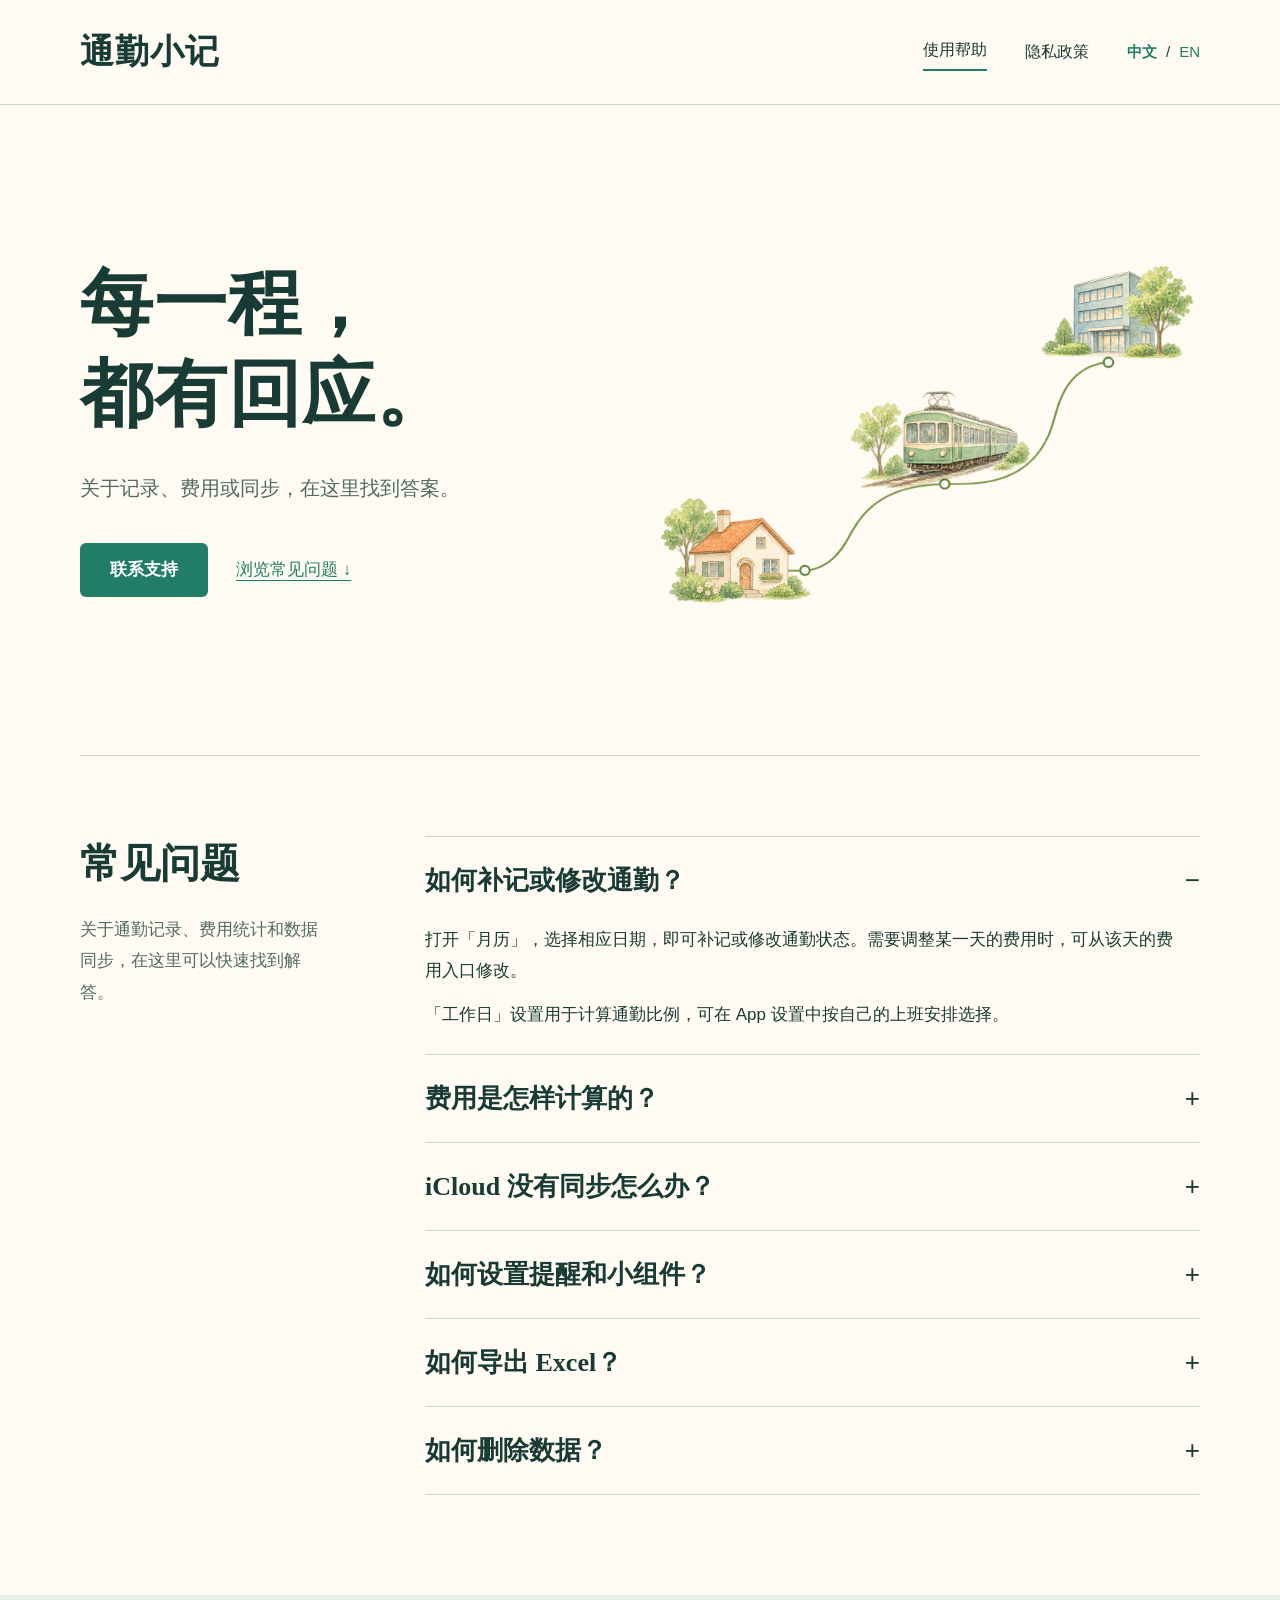
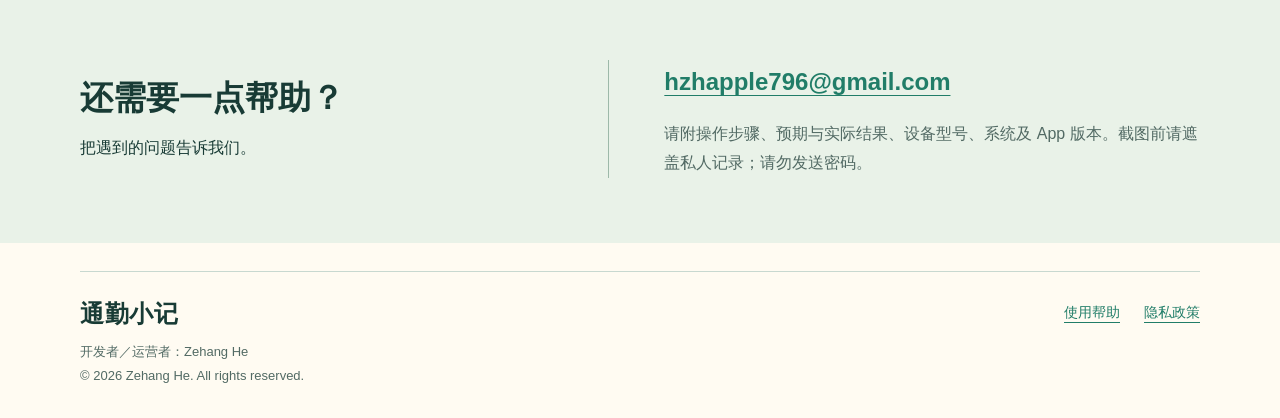
<file: index.html>
<!doctype html><html lang="zh-Hans"><head><meta charset="utf-8"><meta name="viewport" content="width=device-width, initial-scale=1"><meta name="description" content="关于记录、费用或同步，在这里找到答案。"><title>使用帮助 · 通勤小记</title><link rel="stylesheet" href="styles.css"></head><body class="zh"><a class="skip" href="#main">跳到正文</a><header class="site-header"><div class="wrap header-inner"><a class="brand" href="support.html">通勤小记</a><nav class="site-nav" aria-label="主导航"><a href="support.html" aria-current="page">使用帮助</a><a href="privacy.html" >隐私政策</a><span class="language"><a href="support.html" lang="zh-Hans" aria-current="page">中文</a><span aria-hidden="true">/</span><a href="support-en.html" lang="en" >EN</a></span></nav></div></header><main id="main"><div class="wrap"><section class="hero"><div><h1>每一程，<br>都有回应。</h1><p>关于记录、费用或同步，在这里找到答案。</p><div class="actions"><a class="button" href="mailto:hzhapple796@gmail.com">联系支持</a><a href="#questions">浏览常见问题 ↓</a></div></div><img class="hero-art" src="assets/commute-route.png" width="1440" height="1080" alt="" fetchpriority="high"></section><section class="faq-layout" id="questions"><div class="section-intro"><h2>常见问题</h2><p>关于通勤记录、费用统计和数据同步，在这里可以快速找到解答。</p></div><div class="faq-list"><details open><summary>如何补记或修改通勤？</summary><div class="answer"><p>打开「月历」，选择相应日期，即可补记或修改通勤状态。需要调整某一天的费用时，可从该天的费用入口修改。</p><p>「工作日」设置用于计算通勤比例，可在 App 设置中按自己的上班安排选择。</p></div></details><details ><summary>费用是怎样计算的？</summary><div class="answer"><p>费用为估算值，并非交通服务商账单。App 支持公共交通票价、月票、燃油车和电动车费用模型，可在月历的费用入口配置。</p><p>公共交通、燃油车和电动车模式下，单日费用会替换当天默认费用；月票模式下，单日填写的是月票外支出，会加在月票价格上。修改前请核对所选月份和币种。</p></div></details><details ><summary>iCloud 没有同步怎么办？</summary><div class="answer"><p>iCloud 同步是可选功能。请检查两台设备是否使用同一 Apple 账户、均已在 App 设置中开启同步，并确认 iCloud 可用、储存空间充足、网络正常。</p><p>离线修改会在条件允许时继续同步。关闭同步不会删除云端数据。排查期间请先保留 App 和本机记录，避免直接卸载；如问题持续，请附同步状态或错误提示联系支持，不要发送 Apple 账户密码。</p></div></details><details ><summary>如何设置提醒和小组件？</summary><div class="answer"><p>在 App 设置中选择提醒时间，并开启工作日提醒；系统询问时允许通知。如果未收到提醒，请检查 iOS 通知权限、专注模式和通知摘要等系统设置。</p><p>小组件可从 iPhone 主屏幕的小组件图库添加。小组件和 App 共享当天记录；系统决定其刷新时机，展示可能不会立即更新。</p></div></details><details ><summary>如何导出 Excel？</summary><div class="answer"><p>打开 App「设置」，选择 Excel 导出，再通过系统分享面板保存到「文件」或发送到你选择的接收方。</p><p>导出的文件可能包含通勤日期、状态和费用等信息。请自行选择可信的保存位置和接收方；导出副本不会随 App 内删除自动清除。</p></div></details><details ><summary>如何删除数据？</summary><div class="answer"><p>可从 App 设置中的数据删除入口操作。需要保留副本时，请先导出 Excel；已删除的数据无法承诺恢复。</p><p>开启 iCloud 同步时，删除变更会排队传递至云端和其他设备，完成同步需要可用的网络与 iCloud 账户。关闭同步或卸载 App，不等于删除云端数据。更多说明见隐私政策。</p></div></details></div></section></div><section class="contact-band" id="contact"><div class="wrap contact-inner"><div><h2>还需要一点帮助？</h2><p>把遇到的问题告诉我们。</p></div><div class="contact-address"><a class="email" href="mailto:hzhapple796@gmail.com">hzhapple796@gmail.com</a><p>请附操作步骤、预期与实际结果、设备型号、系统及 App 版本。截图前请遮盖私人记录；请勿发送密码。</p></div></div></section></main><div class="wrap"><footer class="site-footer"><div><a class="brand" href="support.html">通勤小记</a><p class="draft-note">开发者／运营者：Zehang He<br>© 2026 Zehang He. All rights reserved.</p></div><nav class="footer-links"><a href="support.html">使用帮助</a><a href="privacy.html">隐私政策</a></nav></footer></div></body></html>
</file>
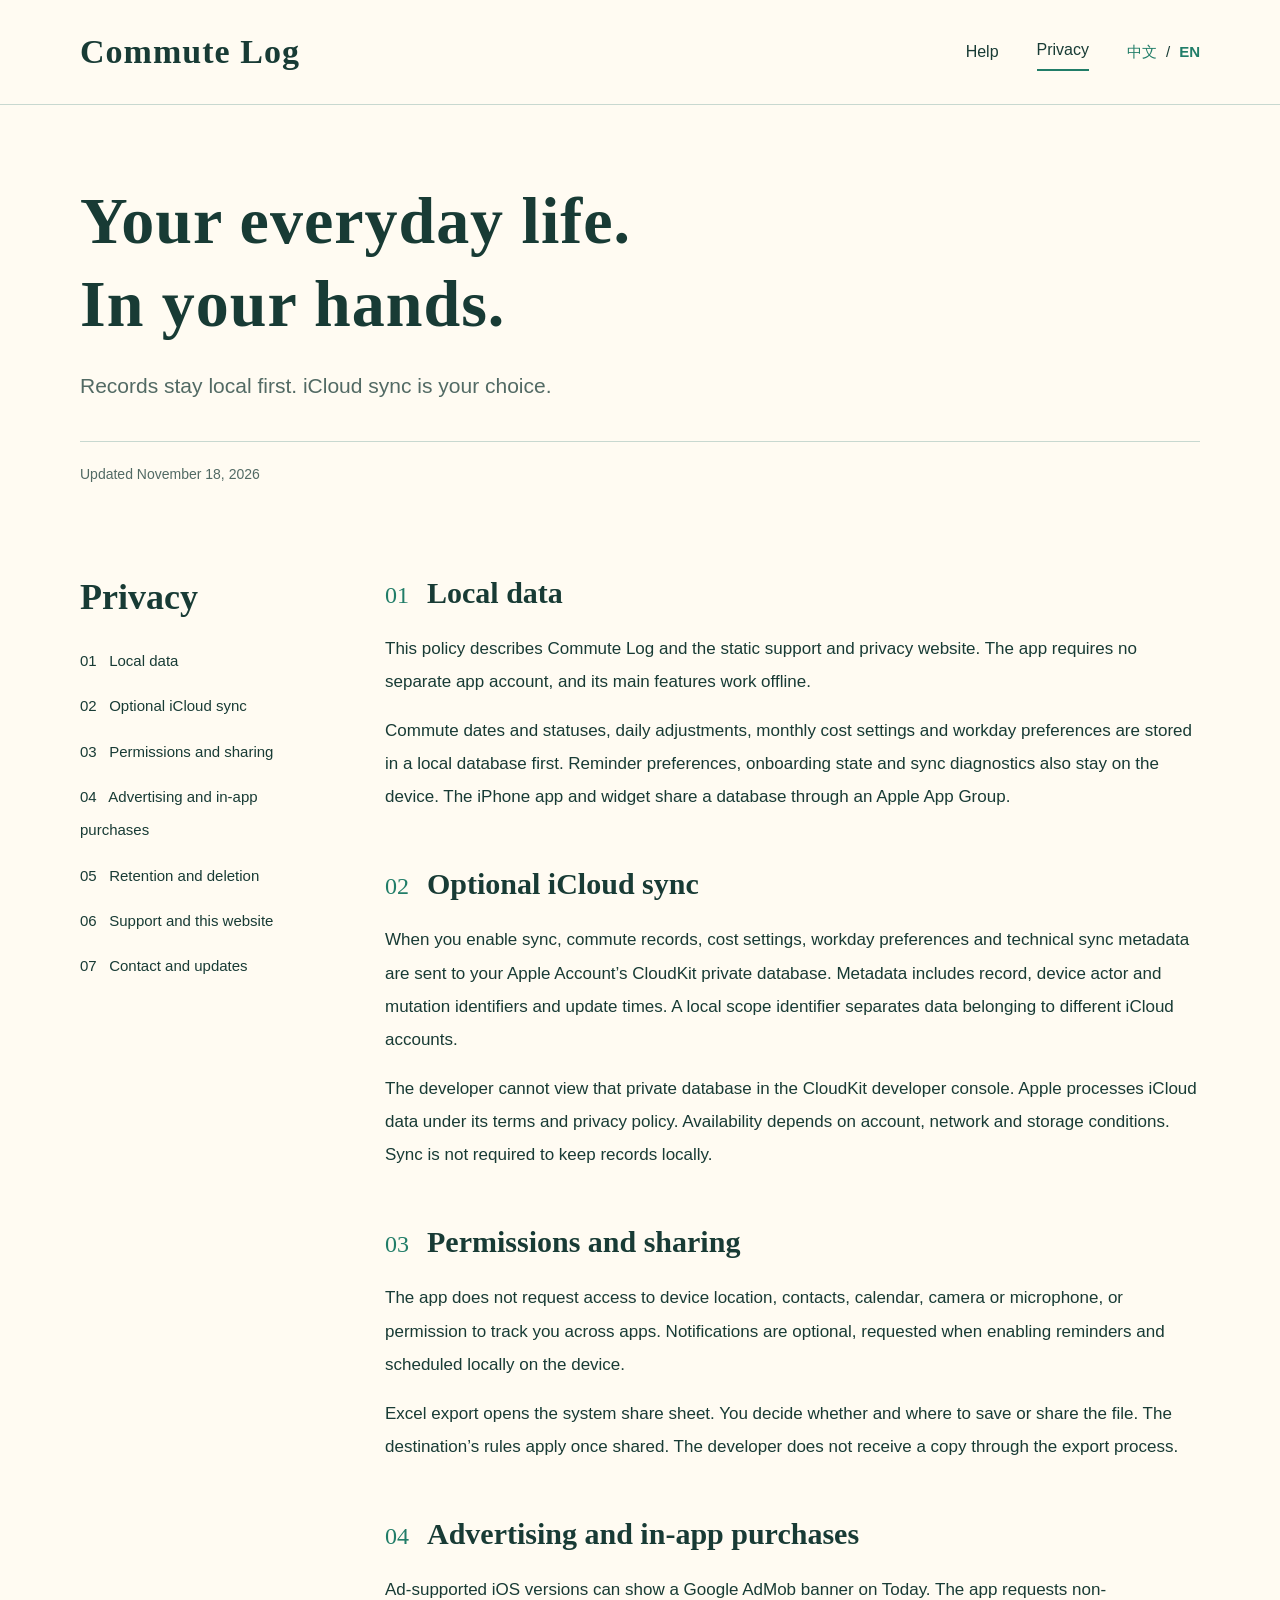
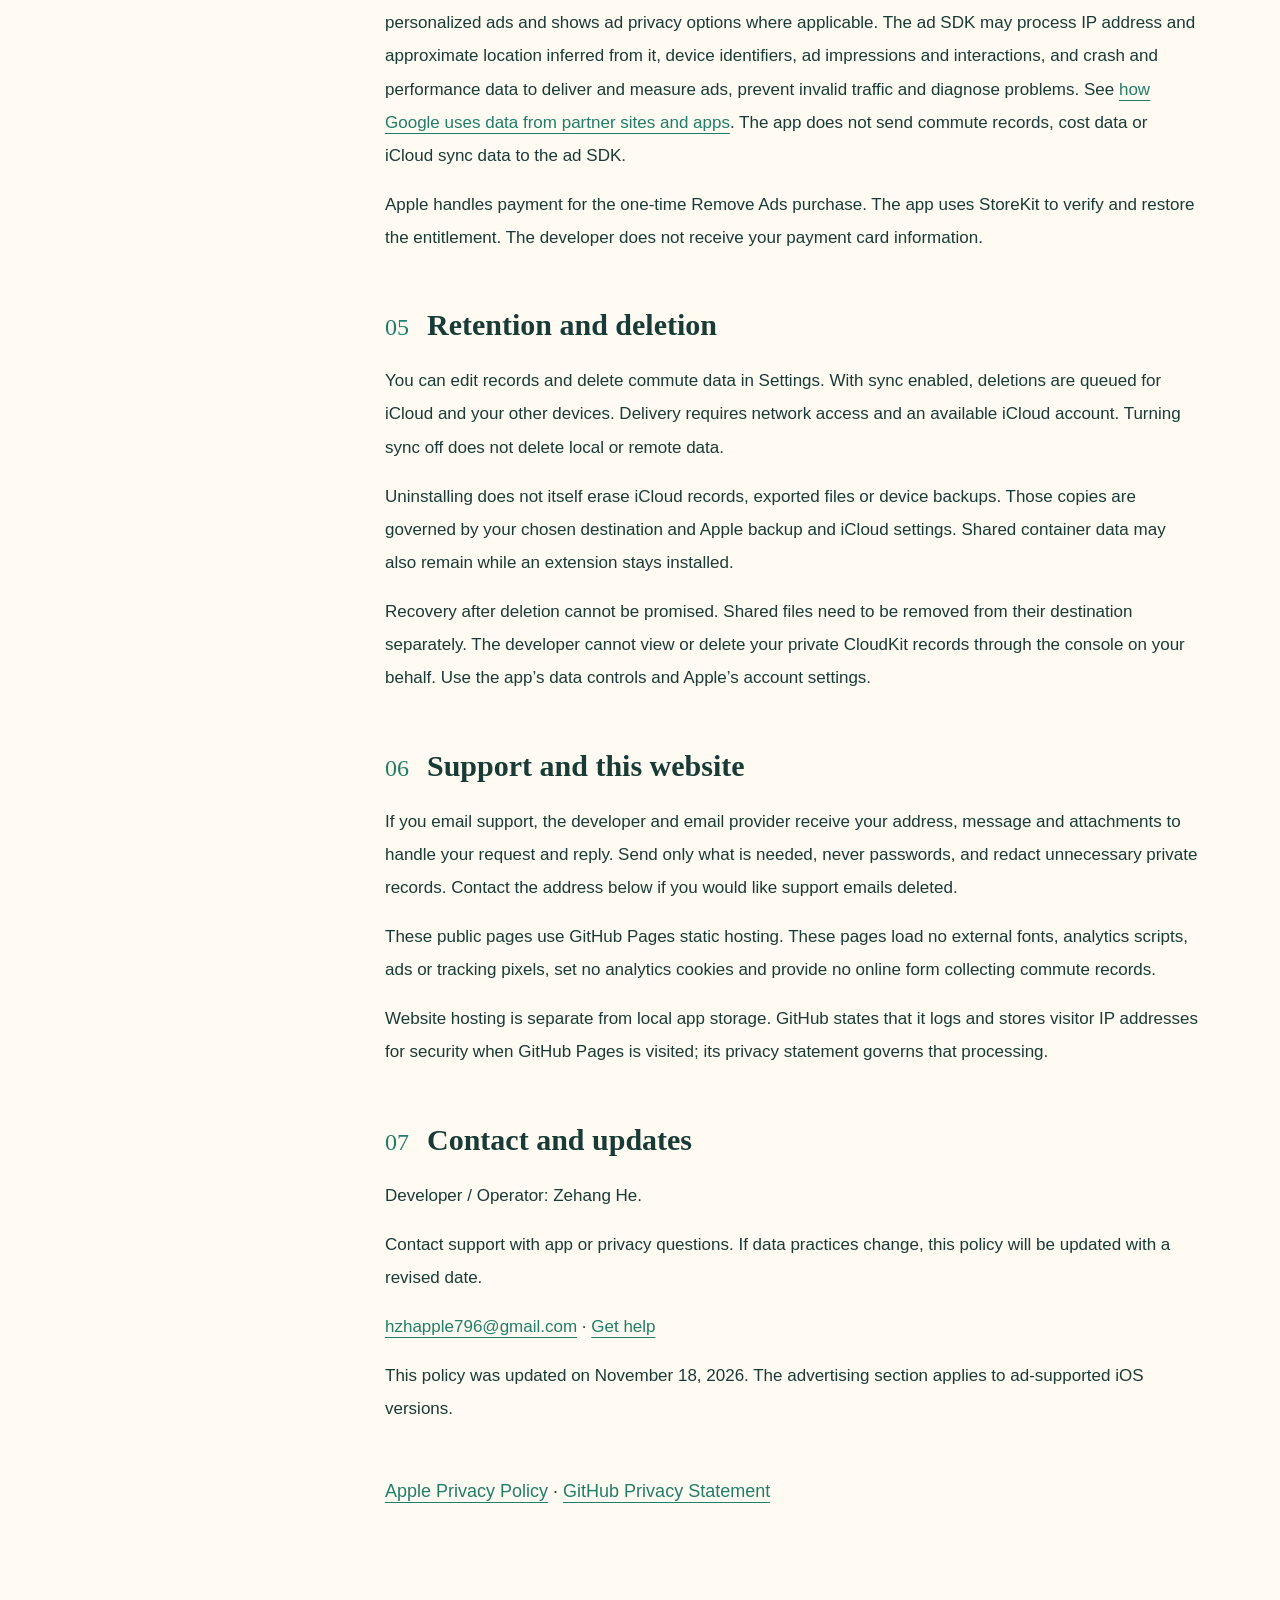
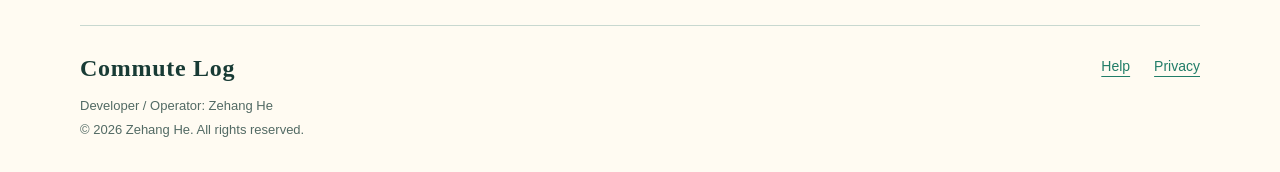
<file: privacy-en.html>
<!doctype html><html lang="en"><head><meta charset="utf-8"><meta name="viewport" content="width=device-width, initial-scale=1"><meta name="description" content="Records stay local first. iCloud sync is your choice."><title>Privacy · Commute Log</title><link rel="stylesheet" href="styles.css"></head><body class="en"><a class="skip" href="#main">Skip to content</a><header class="site-header"><div class="wrap header-inner"><a class="brand" href="support-en.html">Commute Log</a><nav class="site-nav" aria-label="Main navigation"><a href="support-en.html" >Help</a><a href="privacy-en.html" aria-current="page">Privacy</a><span class="language"><a href="privacy.html" lang="zh-Hans" >中文</a><span aria-hidden="true">/</span><a href="privacy-en.html" lang="en" aria-current="page">EN</a></span></nav></div></header><main id="main" class="wrap"><section class="policy-hero"><h1>Your everyday life.<br>In your hands.</h1><p class="lead">Records stay local first. iCloud sync is your choice.</p><p class="updated">Updated November 18, 2026</p></section><div class="policy-layout"><aside class="contents"><h2>Privacy</h2><nav aria-label="Policy contents"><ol><li><a href="#section-1">01 &nbsp; Local data</a></li><li><a href="#section-2">02 &nbsp; Optional iCloud sync</a></li><li><a href="#section-3">03 &nbsp; Permissions and sharing</a></li><li><a href="#section-4">04 &nbsp; Advertising and in-app purchases</a></li><li><a href="#section-5">05 &nbsp; Retention and deletion</a></li><li><a href="#section-6">06 &nbsp; Support and this website</a></li><li><a href="#section-7">07 &nbsp; Contact and updates</a></li></ol></nav></aside><article><section class="policy-section" id="section-1"><h2><span class="number">01</span>Local data</h2><p>This policy describes Commute Log and the static support and privacy website. The app requires no separate app account, and its main features work offline.</p><p>Commute dates and statuses, daily adjustments, monthly cost settings and workday preferences are stored in a local database first. Reminder preferences, onboarding state and sync diagnostics also stay on the device. The iPhone app and widget share a database through an Apple App Group.</p></section><section class="policy-section" id="section-2"><h2><span class="number">02</span>Optional iCloud sync</h2><p>When you enable sync, commute records, cost settings, workday preferences and technical sync metadata are sent to your Apple Account’s CloudKit private database. Metadata includes record, device actor and mutation identifiers and update times. A local scope identifier separates data belonging to different iCloud accounts.</p><p>The developer cannot view that private database in the CloudKit developer console. Apple processes iCloud data under its terms and privacy policy. Availability depends on account, network and storage conditions. Sync is not required to keep records locally.</p></section><section class="policy-section" id="section-3"><h2><span class="number">03</span>Permissions and sharing</h2><p>The app does not request access to device location, contacts, calendar, camera or microphone, or permission to track you across apps. Notifications are optional, requested when enabling reminders and scheduled locally on the device.</p><p>Excel export opens the system share sheet. You decide whether and where to save or share the file. The destination’s rules apply once shared. The developer does not receive a copy through the export process.</p></section><section class="policy-section" id="section-4"><h2><span class="number">04</span>Advertising and in-app purchases</h2><p>Ad-supported iOS versions can show a Google AdMob banner on Today. The app requests non-personalized ads and shows ad privacy options where applicable. The ad SDK may process IP address and approximate location inferred from it, device identifiers, ad impressions and interactions, and crash and performance data to deliver and measure ads, prevent invalid traffic and diagnose problems. See <a href="https://policies.google.com/technologies/partner-sites">how Google uses data from partner sites and apps</a>. The app does not send commute records, cost data or iCloud sync data to the ad SDK.</p><p>Apple handles payment for the one-time Remove Ads purchase. The app uses StoreKit to verify and restore the entitlement. The developer does not receive your payment card information.</p></section><section class="policy-section" id="section-5"><h2><span class="number">05</span>Retention and deletion</h2><p>You can edit records and delete commute data in Settings. With sync enabled, deletions are queued for iCloud and your other devices. Delivery requires network access and an available iCloud account. Turning sync off does not delete local or remote data.</p><p>Uninstalling does not itself erase iCloud records, exported files or device backups. Those copies are governed by your chosen destination and Apple backup and iCloud settings. Shared container data may also remain while an extension stays installed.</p><p>Recovery after deletion cannot be promised. Shared files need to be removed from their destination separately. The developer cannot view or delete your private CloudKit records through the console on your behalf. Use the app’s data controls and Apple’s account settings.</p></section><section class="policy-section" id="section-6"><h2><span class="number">06</span>Support and this website</h2><p>If you email support, the developer and email provider receive your address, message and attachments to handle your request and reply. Send only what is needed, never passwords, and redact unnecessary private records. Contact the address below if you would like support emails deleted.</p><p>These public pages use GitHub Pages static hosting. These pages load no external fonts, analytics scripts, ads or tracking pixels, set no analytics cookies and provide no online form collecting commute records.</p><p>Website hosting is separate from local app storage. GitHub states that it logs and stores visitor IP addresses for security when GitHub Pages is visited; its privacy statement governs that processing.</p></section><section class="policy-section" id="section-7"><h2><span class="number">07</span>Contact and updates</h2><p>Developer / Operator: Zehang He.</p><p>Contact support with app or privacy questions. If data practices change, this policy will be updated with a revised date.</p><p><a href="mailto:hzhapple796@gmail.com">hzhapple796@gmail.com</a> · <a href="support-en.html">Get help</a></p><p>This policy was updated on November 18, 2026. The advertising section applies to ad-supported iOS versions.</p></section><p><a href="https://www.apple.com/legal/privacy/">Apple Privacy Policy</a> · <a href="https://docs.github.com/en/site-policy/privacy-policies/github-general-privacy-statement">GitHub Privacy Statement</a></p></article></div></main><div class="wrap"><footer class="site-footer"><div><a class="brand" href="support-en.html">Commute Log</a><p class="draft-note">Developer / Operator: Zehang He<br>© 2026 Zehang He. All rights reserved.</p></div><nav class="footer-links"><a href="support-en.html">Help</a><a href="privacy-en.html">Privacy</a></nav></footer></div></body></html>
</file>
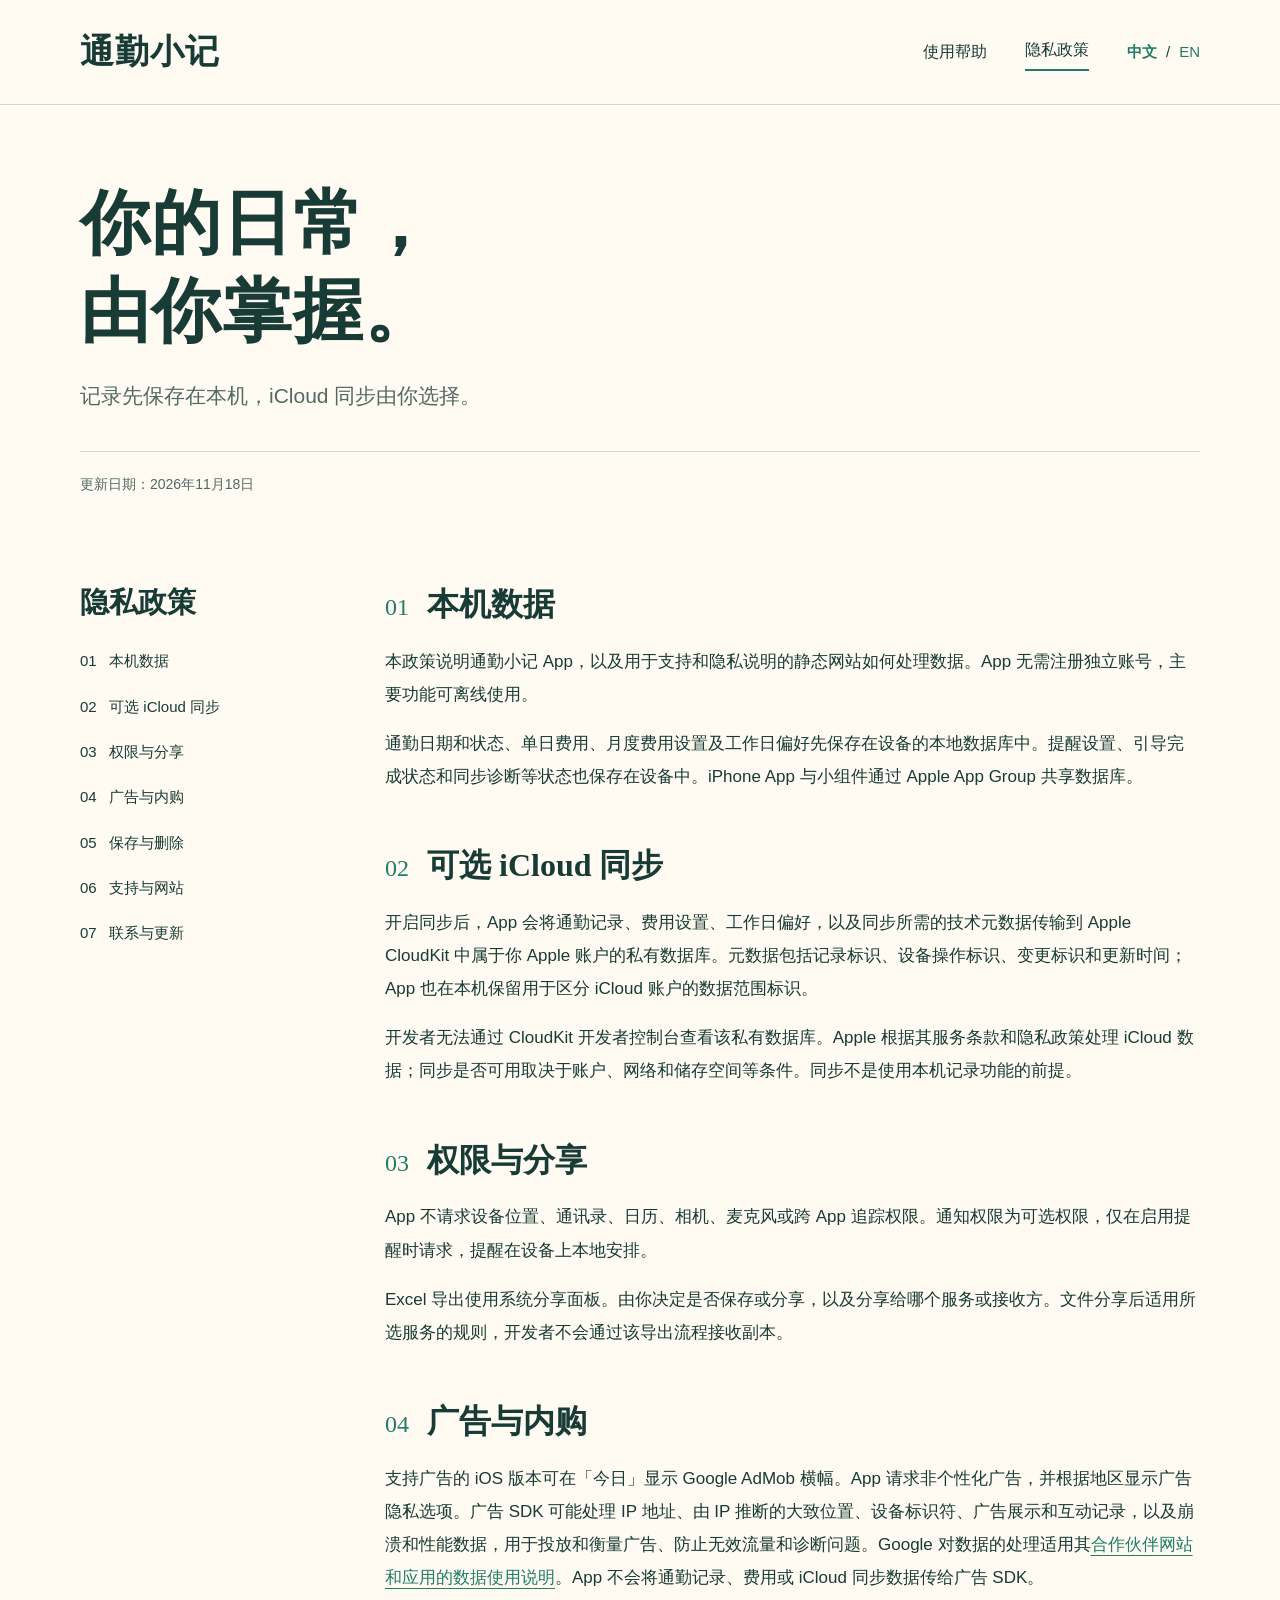
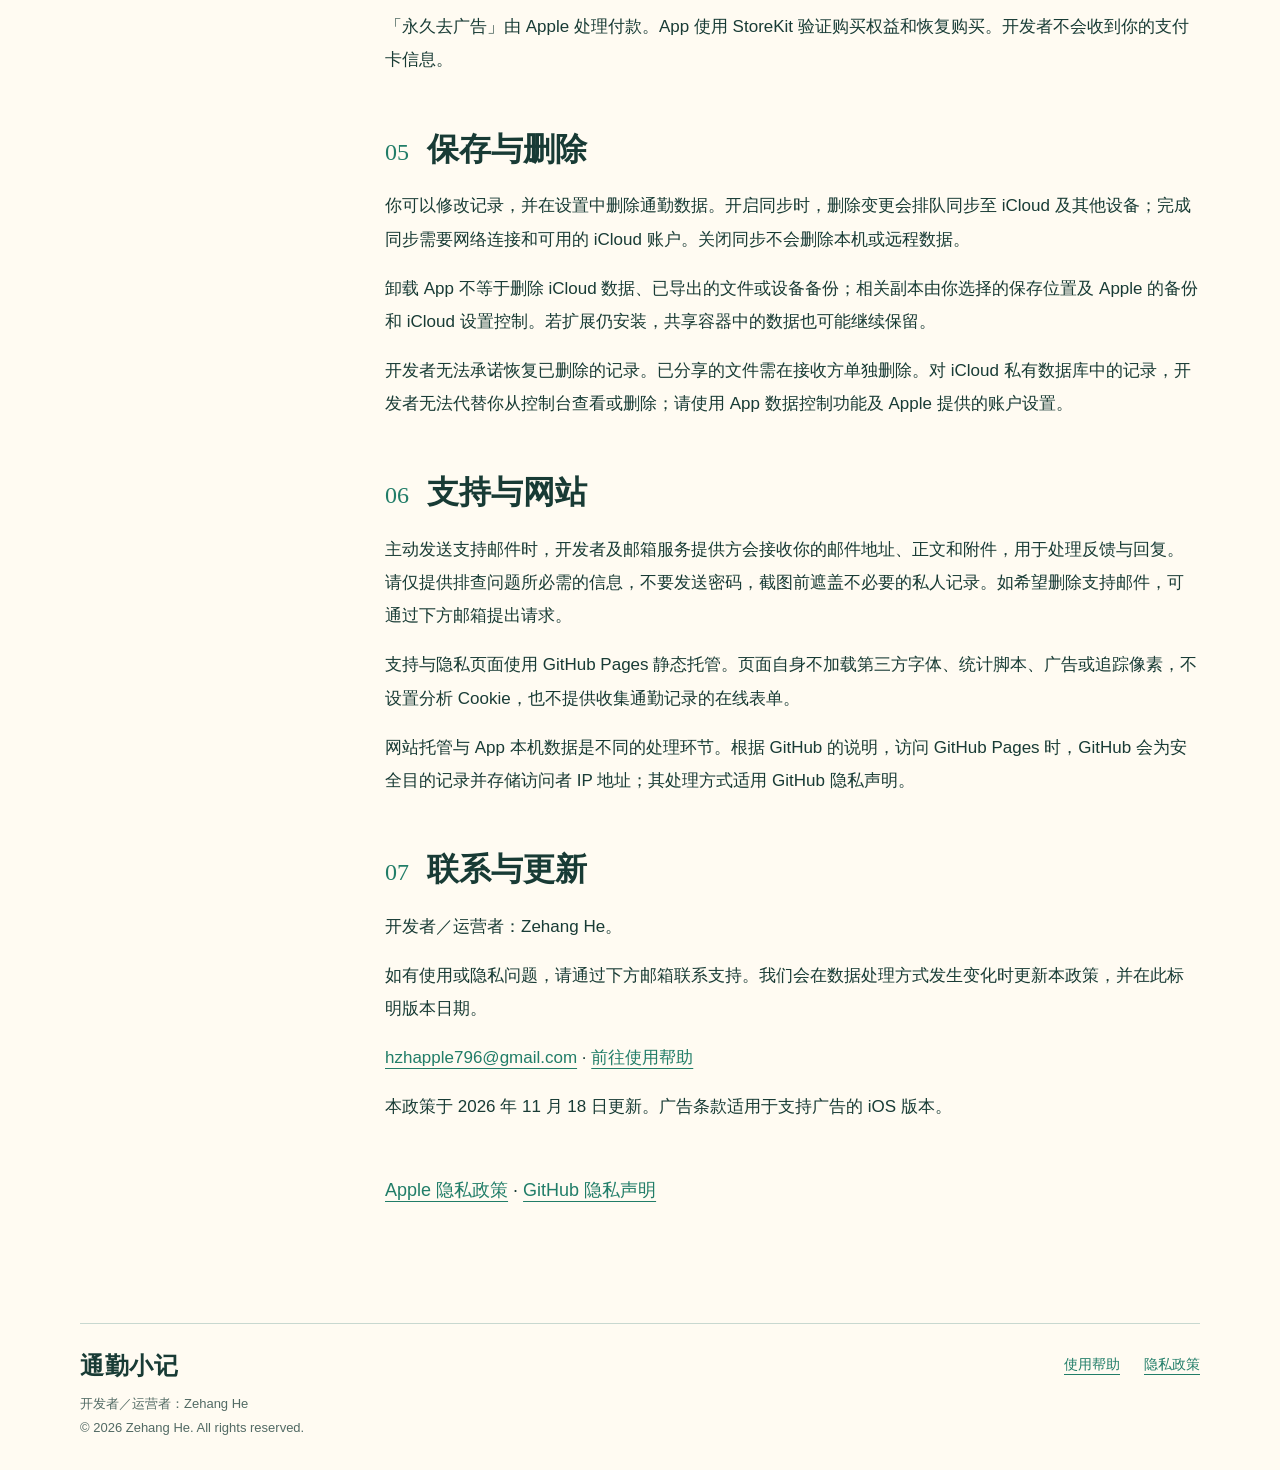
<file: privacy.html>
<!doctype html><html lang="zh-Hans"><head><meta charset="utf-8"><meta name="viewport" content="width=device-width, initial-scale=1"><meta name="description" content="记录先保存在本机，iCloud 同步由你选择。"><title>隐私政策 · 通勤小记</title><link rel="stylesheet" href="styles.css"></head><body class="zh"><a class="skip" href="#main">跳到正文</a><header class="site-header"><div class="wrap header-inner"><a class="brand" href="support.html">通勤小记</a><nav class="site-nav" aria-label="主导航"><a href="support.html" >使用帮助</a><a href="privacy.html" aria-current="page">隐私政策</a><span class="language"><a href="privacy.html" lang="zh-Hans" aria-current="page">中文</a><span aria-hidden="true">/</span><a href="privacy-en.html" lang="en" >EN</a></span></nav></div></header><main id="main" class="wrap"><section class="policy-hero"><h1>你的日常，<br>由你掌握。</h1><p class="lead">记录先保存在本机，iCloud 同步由你选择。</p><p class="updated">更新日期：2026年11月18日</p></section><div class="policy-layout"><aside class="contents"><h2>隐私政策</h2><nav aria-label="政策目录"><ol><li><a href="#section-1">01 &nbsp; 本机数据</a></li><li><a href="#section-2">02 &nbsp; 可选 iCloud 同步</a></li><li><a href="#section-3">03 &nbsp; 权限与分享</a></li><li><a href="#section-4">04 &nbsp; 广告与内购</a></li><li><a href="#section-5">05 &nbsp; 保存与删除</a></li><li><a href="#section-6">06 &nbsp; 支持与网站</a></li><li><a href="#section-7">07 &nbsp; 联系与更新</a></li></ol></nav></aside><article><section class="policy-section" id="section-1"><h2><span class="number">01</span>本机数据</h2><p>本政策说明通勤小记 App，以及用于支持和隐私说明的静态网站如何处理数据。App 无需注册独立账号，主要功能可离线使用。</p><p>通勤日期和状态、单日费用、月度费用设置及工作日偏好先保存在设备的本地数据库中。提醒设置、引导完成状态和同步诊断等状态也保存在设备中。iPhone App 与小组件通过 Apple App Group 共享数据库。</p></section><section class="policy-section" id="section-2"><h2><span class="number">02</span>可选 iCloud 同步</h2><p>开启同步后，App 会将通勤记录、费用设置、工作日偏好，以及同步所需的技术元数据传输到 Apple CloudKit 中属于你 Apple 账户的私有数据库。元数据包括记录标识、设备操作标识、变更标识和更新时间；App 也在本机保留用于区分 iCloud 账户的数据范围标识。</p><p>开发者无法通过 CloudKit 开发者控制台查看该私有数据库。Apple 根据其服务条款和隐私政策处理 iCloud 数据；同步是否可用取决于账户、网络和储存空间等条件。同步不是使用本机记录功能的前提。</p></section><section class="policy-section" id="section-3"><h2><span class="number">03</span>权限与分享</h2><p>App 不请求设备位置、通讯录、日历、相机、麦克风或跨 App 追踪权限。通知权限为可选权限，仅在启用提醒时请求，提醒在设备上本地安排。</p><p>Excel 导出使用系统分享面板。由你决定是否保存或分享，以及分享给哪个服务或接收方。文件分享后适用所选服务的规则，开发者不会通过该导出流程接收副本。</p></section><section class="policy-section" id="section-4"><h2><span class="number">04</span>广告与内购</h2><p>支持广告的 iOS 版本可在「今日」显示 Google AdMob 横幅。App 请求非个性化广告，并根据地区显示广告隐私选项。广告 SDK 可能处理 IP 地址、由 IP 推断的大致位置、设备标识符、广告展示和互动记录，以及崩溃和性能数据，用于投放和衡量广告、防止无效流量和诊断问题。Google 对数据的处理适用其<a href="https://policies.google.com/technologies/partner-sites?hl=zh-CN">合作伙伴网站和应用的数据使用说明</a>。App 不会将通勤记录、费用或 iCloud 同步数据传给广告 SDK。</p><p>「永久去广告」由 Apple 处理付款。App 使用 StoreKit 验证购买权益和恢复购买。开发者不会收到你的支付卡信息。</p></section><section class="policy-section" id="section-5"><h2><span class="number">05</span>保存与删除</h2><p>你可以修改记录，并在设置中删除通勤数据。开启同步时，删除变更会排队同步至 iCloud 及其他设备；完成同步需要网络连接和可用的 iCloud 账户。关闭同步不会删除本机或远程数据。</p><p>卸载 App 不等于删除 iCloud 数据、已导出的文件或设备备份；相关副本由你选择的保存位置及 Apple 的备份和 iCloud 设置控制。若扩展仍安装，共享容器中的数据也可能继续保留。</p><p>开发者无法承诺恢复已删除的记录。已分享的文件需在接收方单独删除。对 iCloud 私有数据库中的记录，开发者无法代替你从控制台查看或删除；请使用 App 数据控制功能及 Apple 提供的账户设置。</p></section><section class="policy-section" id="section-6"><h2><span class="number">06</span>支持与网站</h2><p>主动发送支持邮件时，开发者及邮箱服务提供方会接收你的邮件地址、正文和附件，用于处理反馈与回复。请仅提供排查问题所必需的信息，不要发送密码，截图前遮盖不必要的私人记录。如希望删除支持邮件，可通过下方邮箱提出请求。</p><p>支持与隐私页面使用 GitHub Pages 静态托管。页面自身不加载第三方字体、统计脚本、广告或追踪像素，不设置分析 Cookie，也不提供收集通勤记录的在线表单。</p><p>网站托管与 App 本机数据是不同的处理环节。根据 GitHub 的说明，访问 GitHub Pages 时，GitHub 会为安全目的记录并存储访问者 IP 地址；其处理方式适用 GitHub 隐私声明。</p></section><section class="policy-section" id="section-7"><h2><span class="number">07</span>联系与更新</h2><p>开发者／运营者：Zehang He。</p><p>如有使用或隐私问题，请通过下方邮箱联系支持。我们会在数据处理方式发生变化时更新本政策，并在此标明版本日期。</p><p><a href="mailto:hzhapple796@gmail.com">hzhapple796@gmail.com</a> · <a href="support.html">前往使用帮助</a></p><p>本政策于 2026 年 11 月 18 日更新。广告条款适用于支持广告的 iOS 版本。</p></section><p><a href="https://www.apple.com/legal/privacy/">Apple 隐私政策</a> · <a href="https://docs.github.com/en/site-policy/privacy-policies/github-general-privacy-statement">GitHub 隐私声明</a></p></article></div></main><div class="wrap"><footer class="site-footer"><div><a class="brand" href="support.html">通勤小记</a><p class="draft-note">开发者／运营者：Zehang He<br>© 2026 Zehang He. All rights reserved.</p></div><nav class="footer-links"><a href="support.html">使用帮助</a><a href="privacy.html">隐私政策</a></nav></footer></div></body></html>
</file>
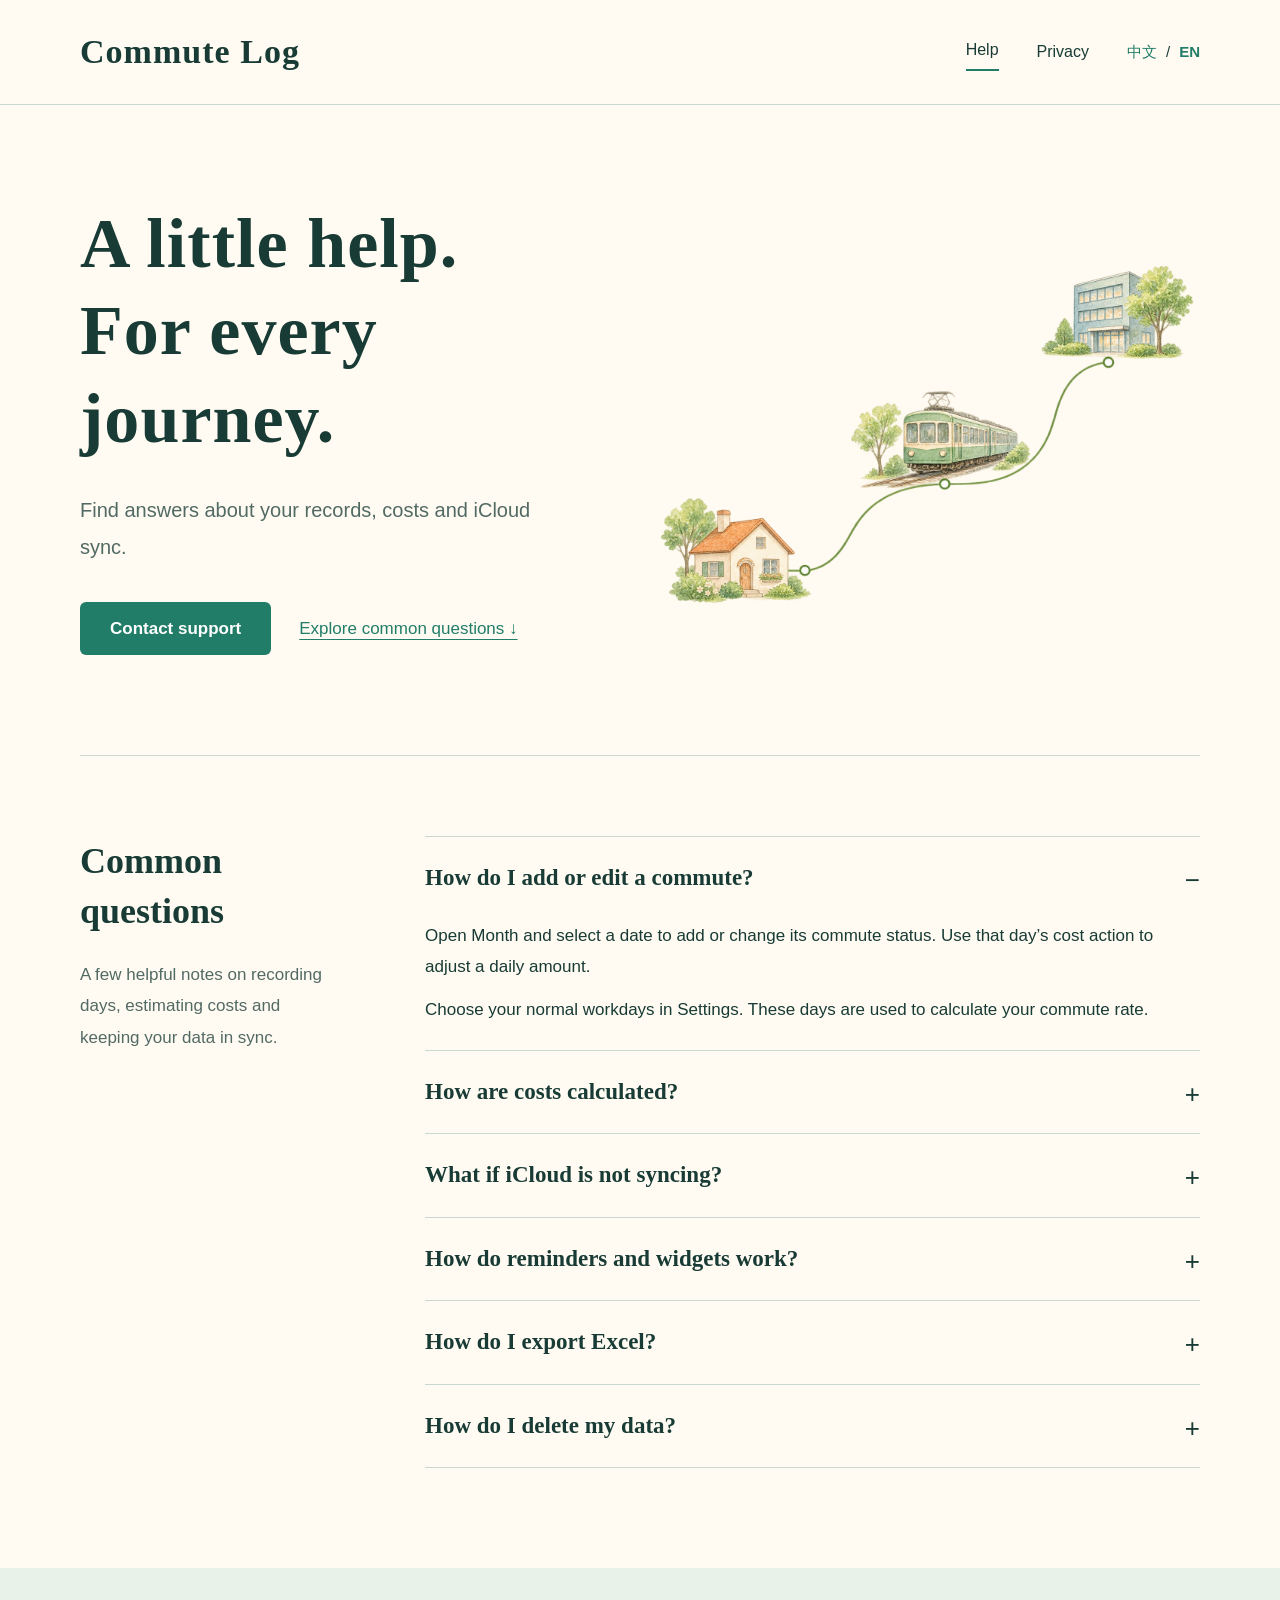
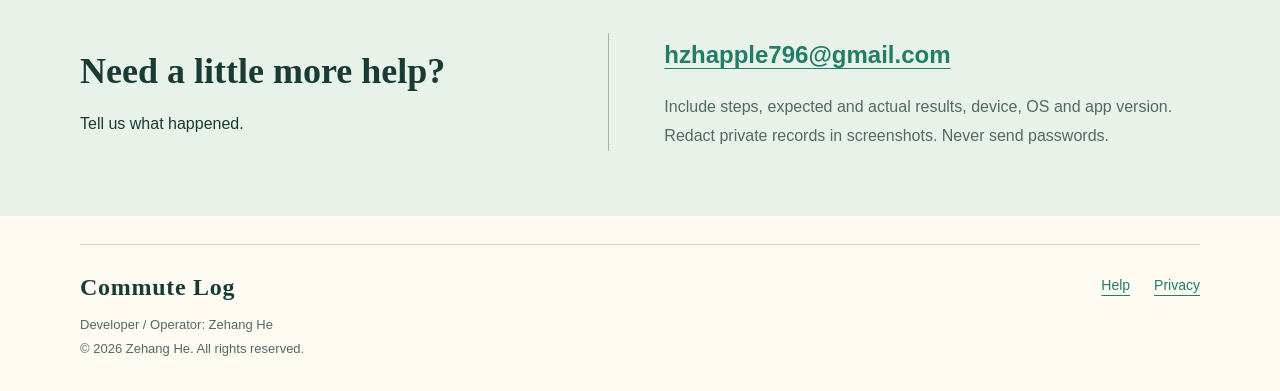
<file: support-en.html>
<!doctype html><html lang="en"><head><meta charset="utf-8"><meta name="viewport" content="width=device-width, initial-scale=1"><meta name="description" content="Find answers about your records, costs and iCloud sync."><title>Help · Commute Log</title><link rel="stylesheet" href="styles.css"></head><body class="en"><a class="skip" href="#main">Skip to content</a><header class="site-header"><div class="wrap header-inner"><a class="brand" href="support-en.html">Commute Log</a><nav class="site-nav" aria-label="Main navigation"><a href="support-en.html" aria-current="page">Help</a><a href="privacy-en.html" >Privacy</a><span class="language"><a href="support.html" lang="zh-Hans" >中文</a><span aria-hidden="true">/</span><a href="support-en.html" lang="en" aria-current="page">EN</a></span></nav></div></header><main id="main"><div class="wrap"><section class="hero"><div><h1>A little help.<br>For every journey.</h1><p>Find answers about your records, costs and iCloud sync.</p><div class="actions"><a class="button" href="mailto:hzhapple796@gmail.com">Contact support</a><a href="#questions">Explore common questions ↓</a></div></div><img class="hero-art" src="assets/commute-route.png" width="1440" height="1080" alt="" fetchpriority="high"></section><section class="faq-layout" id="questions"><div class="section-intro"><h2>Common questions</h2><p>A few helpful notes on recording days, estimating costs and keeping your data in sync.</p></div><div class="faq-list"><details open><summary>How do I add or edit a commute?</summary><div class="answer"><p>Open Month and select a date to add or change its commute status. Use that day’s cost action to adjust a daily amount.</p><p>Choose your normal workdays in Settings. These days are used to calculate your commute rate.</p></div></details><details ><summary>How are costs calculated?</summary><div class="answer"><p>Costs are estimates, not bills from a transport provider. Configure fares, a monthly pass, gasoline or electric-car costs from the calendar’s cost action.</p><p>For fare, gasoline and EV models, a daily override replaces the default cost for that day. With a monthly pass, the daily amount is spending outside your pass and is added to the pass price. Check the month and currency before changing amounts.</p></div></details><details ><summary>What if iCloud is not syncing?</summary><div class="answer"><p>Sync is optional. Check that both devices use the same Apple Account, have sync enabled in the app, and have access to iCloud, available storage and a working network.</p><p>Offline changes can sync when conditions allow. Turning sync off does not delete remote data. Keep the app and local records while troubleshooting instead of uninstalling. If the problem persists, send the sync status or error message to support. Never send your Apple Account password.</p></div></details><details ><summary>How do reminders and widgets work?</summary><div class="answer"><p>Choose a reminder time in app Settings and enable workday reminders. Allow notifications when prompted. If a reminder is missing, check iOS notification permissions, Focus and Scheduled Summary.</p><p>Add a widget from the iPhone Home Screen widget gallery. Widgets share the current day’s record with the app. iOS controls refresh timing, so a change may not appear immediately.</p></div></details><details ><summary>How do I export Excel?</summary><div class="answer"><p>Choose Excel export in app Settings, then use the system share sheet to save to Files or send to a destination you choose.</p><p>Exports may contain commute dates, statuses and costs. Choose a trusted destination. Deleting records in the app does not remove exported copies.</p></div></details><details ><summary>How do I delete my data?</summary><div class="answer"><p>Use the data deletion action in app Settings. Export first if you need a copy. Recovery after deletion cannot be promised.</p><p>With iCloud sync enabled, deletion changes are queued for the cloud and your other devices. Delivery requires a working network and iCloud account. Turning sync off or uninstalling does not erase cloud data. Read the privacy policy for details.</p></div></details></div></section></div><section class="contact-band" id="contact"><div class="wrap contact-inner"><div><h2>Need a little more help?</h2><p>Tell us what happened.</p></div><div class="contact-address"><a class="email" href="mailto:hzhapple796@gmail.com">hzhapple796@gmail.com</a><p>Include steps, expected and actual results, device, OS and app version. Redact private records in screenshots. Never send passwords.</p></div></div></section></main><div class="wrap"><footer class="site-footer"><div><a class="brand" href="support-en.html">Commute Log</a><p class="draft-note">Developer / Operator: Zehang He<br>© 2026 Zehang He. All rights reserved.</p></div><nav class="footer-links"><a href="support-en.html">Help</a><a href="privacy-en.html">Privacy</a></nav></footer></div></body></html>
</file>
<file: styles.css>
:root{--paper:#fffbf2;--ink:#183b35;--muted:#526a64;--green:#217d68;--line:#c8d8d0;--mint:#e9f2e8;--title:"Kaiti SC","STKaiti","KaiTi",serif}*{box-sizing:border-box}html{scroll-behavior:smooth}body{margin:0;color:var(--ink);background:var(--paper);font:18px/1.85 -apple-system,BlinkMacSystemFont,"Segoe UI","PingFang SC",sans-serif}a{color:var(--green);text-underline-offset:5px;text-decoration-thickness:1px}a:hover{color:var(--ink)}a:focus-visible,summary:focus-visible{outline:3px solid var(--green);outline-offset:7px;border-radius:2px}.wrap{max-width:1184px;padding:0 32px;margin:auto}.skip{position:absolute;left:16px;top:-100px;background:var(--paper);padding:8px 16px;z-index:5}.skip:focus{top:8px}.site-header{border-bottom:1px solid var(--line)}.header-inner{min-height:104px;display:flex;align-items:center;justify-content:space-between;gap:30px}.brand{text-decoration:none;color:var(--ink);font:700 34px/1.2 var(--title);letter-spacing:.03em}.site-nav{display:flex;align-items:center;gap:38px;font-size:16px}.site-nav>a{text-decoration:none;color:var(--ink)}.site-nav>a[aria-current=page]{box-shadow:0 2px var(--green);padding-bottom:4px}.language{white-space:nowrap;font-size:15px;display:flex;gap:9px}.language a{text-decoration:none}.language a[aria-current=page]{color:var(--green);font-weight:700}.hero{position:relative;display:grid;grid-template-columns:1fr 1fr;align-items:center;gap:28px;padding-top:90px;padding-bottom:95px;min-height:650px}.hero h1,.policy-hero h1{margin:0 0 30px;font:700 clamp(58px,5.7vw,84px)/1.25 var(--title);letter-spacing:.015em}.hero p{font-size:20px;color:var(--muted);margin:0 0 36px;max-width:500px}.hero-art{width:100%;height:auto;display:block}.actions{display:flex;align-items:center;gap:28px;flex-wrap:wrap;font-size:17px}.button{display:inline-flex;align-items:center;justify-content:center;padding:11px 30px;background:var(--green);color:white;border-radius:6px;text-decoration:none;font-weight:600;min-height:52px}.button:hover{background:var(--ink);color:white}.faq-layout{display:grid;grid-template-columns:280px 1fr;gap:65px;padding-top:80px;padding-bottom:100px;border-top:1px solid var(--line)}h2{font:700 40px/1.4 var(--title);margin:0 0 22px}.section-intro p{color:var(--muted);font-size:17px;max-width:250px;margin:0}.faq-list{border-top:1px solid var(--line)}details{border-bottom:1px solid var(--line)}summary{list-style:none;cursor:pointer;font:700 26px/1.5 var(--title);padding:24px 34px 24px 0;position:relative}summary::-webkit-details-marker{display:none}summary:after{content:'+';position:absolute;right:0;font:300 26px/1.5 sans-serif}details[open] summary:after{content:'−'}.answer{font-size:17px;padding:0 20px 24px 0}.answer p{margin:0 0 12px}.answer p:last-child{margin-bottom:0}.contact-band{background:var(--mint);padding:65px 0}.contact-inner{display:grid;grid-template-columns:1fr 1.25fr;gap:55px;align-items:center}.contact-inner h2{font-size:33px;margin-bottom:12px}.contact-inner p{margin:0;font-size:16px}.contact-address{border-left:1px solid #9db9a9;padding-left:55px;min-width:0}.email{font-size:24px;font-weight:600;overflow-wrap:anywhere}.contact-address p{margin-top:14px;color:var(--muted)}.site-footer{padding:28px 0 30px;margin-top:28px;border-top:1px solid var(--line);display:flex;justify-content:space-between;gap:24px;align-items:flex-start;font-size:14px}.site-footer .brand{font-size:24px}.draft-note{margin:9px 0 0;color:var(--muted);font-size:13px}.footer-links{display:flex;gap:24px;flex-wrap:wrap}.policy-hero{padding:75px 0 38px}.policy-hero h1{font-size:70px;margin-bottom:22px}.policy-hero .lead{font-size:21px;margin:0 0 35px;color:var(--muted)}.updated{border-top:1px solid var(--line);padding-top:20px;font-size:14px;color:var(--muted)}.policy-layout{display:grid;grid-template-columns:240px minmax(0,1fr);gap:65px;padding:32px 0 70px}.contents{align-self:start;position:sticky;top:30px}.contents h2{font-size:29px;margin-bottom:22px}.contents ol{list-style:none;padding:0;margin:0}.contents li{margin:12px 0}.contents a{font-size:15px;text-decoration:none;color:var(--ink)}.contents a:hover{text-decoration:underline}.number{color:var(--green);font:500 24px/1.5 Georgia,serif;margin-right:18px;font-variant-numeric:tabular-nums}.policy-section{scroll-margin-top:30px;margin-bottom:50px}.policy-section h2{font-size:32px;display:flex;align-items:baseline;margin-bottom:18px}.policy-section p{font-size:17px;line-height:1.95;margin:0 0 16px}.policy-section ul{padding-left:22px;font-size:17px}.policy-section li{margin-bottom:8px}.policy-section:last-child{margin-bottom:0}.en{--title:"Palatino Linotype","Iowan Old Style",Georgia,serif}.en .hero h1{font-size:70px}.en .policy-hero h1{font-size:66px}.en summary{font-size:23px}.en h2{font-size:36px}.en .policy-section h2{font-size:30px}@media(max-width:850px){.site-nav{gap:20px}.hero{padding:65px 0;min-height:550px;gap:10px}.hero h1{font-size:62px}.faq-layout{grid-template-columns:210px 1fr;gap:35px}.policy-layout{gap:32px;grid-template-columns:200px 1fr}.contact-inner{gap:28px}.contact-address{padding-left:28px}.email{font-size:20px}.en .hero h1{font-size:55px}}@media(max-width:620px){body{font-size:17px}.wrap{padding:0 22px}.header-inner{min-height:92px;flex-wrap:wrap;gap:15px;padding-top:22px;padding-bottom:20px}.brand{font-size:27px}.site-nav{font-size:14px;gap:20px;justify-content:space-between;width:100%}.language{font-size:14px}.hero{display:flex;flex-direction:column;align-items:stretch;gap:20px;padding:50px 0 35px}.hero h1,.policy-hero h1{font-size:55px;line-height:1.3}.hero p{font-size:17px;line-height:1.8;margin-bottom:26px}.hero-art{width:100%;max-width:430px;margin:-12px auto 0}.actions{gap:21px;font-size:15px}.button{padding:10px 23px}.faq-layout{display:block;padding:44px 0 55px}.section-intro{margin-bottom:30px}.section-intro p{max-width:100%}h2{font-size:32px}summary{font-size:23px;padding-top:20px;padding-bottom:20px}.answer{font-size:16px}.contact-band{padding:38px 0}.contact-inner{display:block}.contact-address{padding:25px 0 0;margin-top:25px;border-left:0;border-top:1px solid #9db9a9}.contact-inner h2{font-size:29px}.email{font-size:21px}.site-footer{flex-direction:column;gap:18px}.policy-hero{padding:48px 0 20px}.policy-hero .lead{font-size:18px}.policy-layout{display:block;padding-top:14px}.contents{position:static;border-bottom:1px solid var(--line);padding-bottom:22px;margin-bottom:38px}.contents h2{font-size:25px;margin-bottom:12px}.contents ol{display:grid;grid-template-columns:1fr 1fr;gap:0 18px}.contents li{margin:7px 0}.contents a{font-size:14px}.policy-section h2{font-size:28px}.policy-section p,.policy-section li{font-size:16px}.number{font-size:22px;margin-right:12px}.en .hero h1,.en .policy-hero h1{font-size:49px}.en summary{font-size:21px}.en .contents ol{display:block}}@media(prefers-reduced-motion:reduce){html{scroll-behavior:auto}}@media print{body{background:white}.site-header,.contents,.hero-art,.skip,.draft-note,.language{display:none}.policy-layout{display:block}.policy-hero h1{font-size:40px}a{color:inherit}.policy-section{break-inside:avoid}}
</file>
